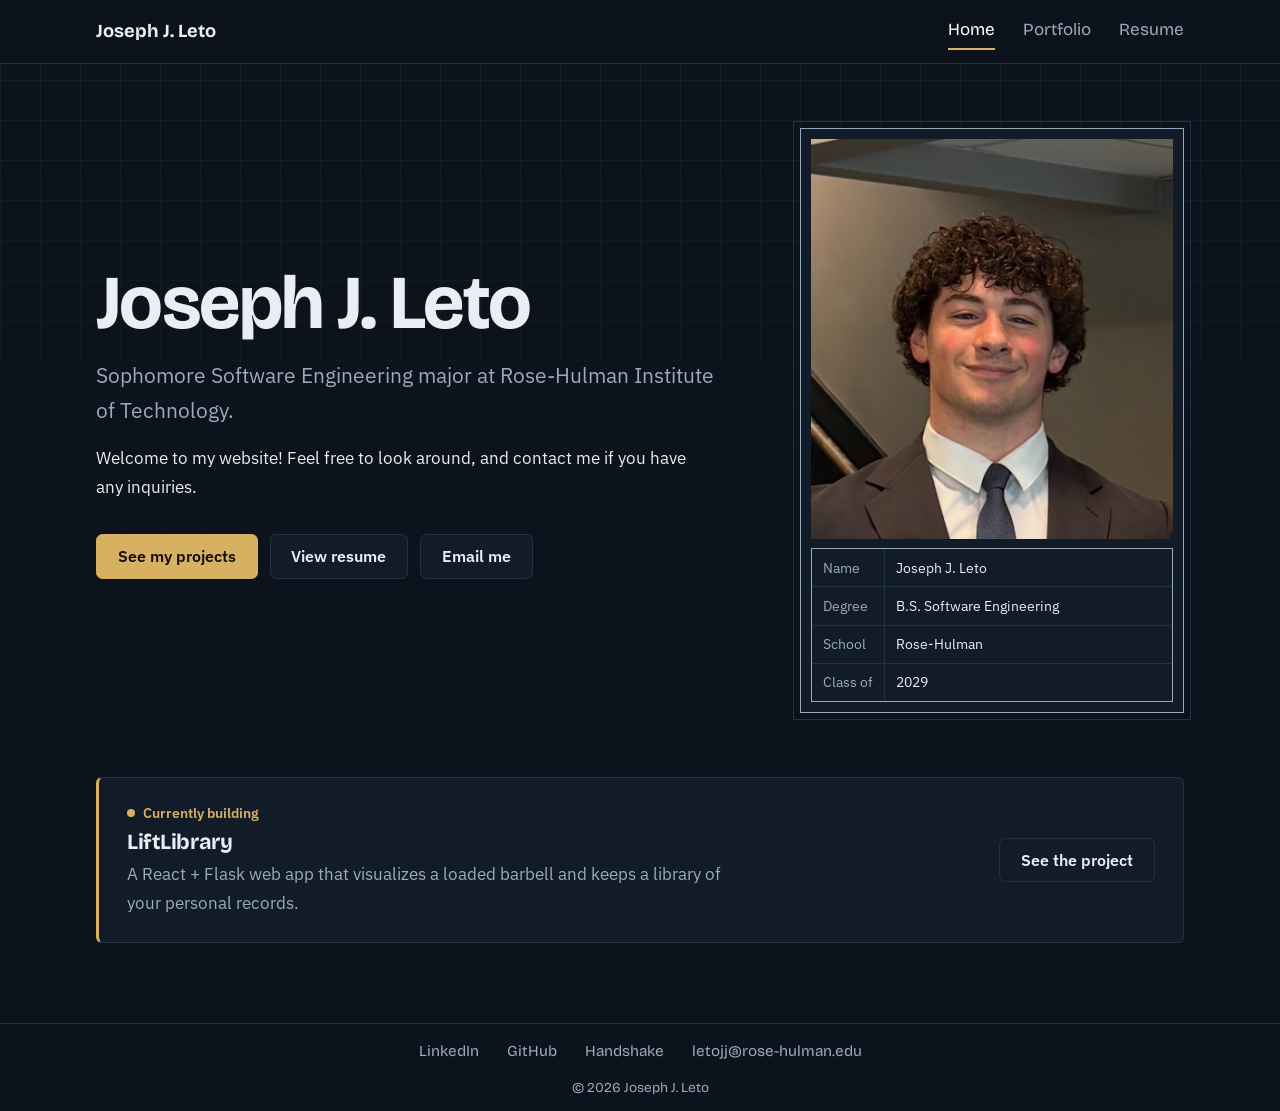
<file: index.html>
<!DOCTYPE html>
<!-- some code was created with assistance from Claude LLM -->
<html lang="en">
  <head>
    <title>Joseph J. Leto - Home</title>
    <meta name="description" content="Portfolio of Joseph J. Leto, a Software Engineering student at Rose-Hulman Institute of Technology.">
    <meta charset="utf-8">
    <meta name="viewport" content="width=device-width, initial-scale=1">
    <meta name="theme-color" content="#0c131c">
    <link rel="icon" href="data:image/svg+xml,%3Csvg xmlns='http://www.w3.org/2000/svg' viewBox='0 0 100 100'%3E%3Crect width='100' height='100' rx='20' fill='%230c131c'/%3E%3Ctext x='50' y='67' font-size='52' font-weight='700' text-anchor='middle' fill='%23d8b062' font-family='sans-serif'%3EJL%3C/text%3E%3C/svg%3E">
    <link rel="preconnect" href="https://fonts.googleapis.com">
    <link rel="preconnect" href="https://fonts.gstatic.com" crossorigin>
    <link href="https://fonts.googleapis.com/css2?family=Bricolage+Grotesque:opsz,wght@12..96,500..800&family=IBM+Plex+Sans:wght@400;600&display=swap" rel="stylesheet">
    <link rel="stylesheet" href="styles.css">
  </head>
  <body>
    <a class="skip" href="#main">Skip to content</a>
    <nav id="ribbon" class="strip" aria-label="Main"></nav>
    <main id="main">
      <div class="hero">
        <div>
          <h1>Joseph J. Leto</h1>
          <p class="lead">Sophomore Software Engineering major at Rose-Hulman Institute of Technology.</p>
          <p>Welcome to my website! Feel free to look around, and contact me if you have any inquiries.</p>
          <div class="actions">
            <a class="btn primary" href="portfolio.html">See my projects</a>
            <a class="btn" href="resume.html">View resume</a>
            <a class="btn" href="mailto:letojj@rose-hulman.edu">Email me</a>
          </div>
        </div>
        <figure class="sheet">
          <img src="portrait.png" width="400" height="400" fetchpriority="high" alt="Joseph J. Leto professional portrait">
          <dl>
            <dt>Name</dt><dd>Joseph J. Leto</dd>
            <dt>Degree</dt><dd>B.S. Software Engineering</dd>
            <dt>School</dt><dd>Rose-Hulman</dd>
            <dt>Class of</dt><dd>2029</dd>
          </dl>
        </figure>
      </div>
      <aside class="now" aria-labelledby="now-title">
        <div>
          <p class="status"><span class="dot" aria-hidden="true"></span>Currently building</p>
          <h2 id="now-title">LiftLibrary</h2>
          <p class="muted">A React + Flask web app that visualizes a loaded barbell and keeps a library of your personal records.</p>
        </div>
        <a class="btn" href="portfolio.html#liftlibrary">See the project</a>
      </aside>
    </main>
    <footer id="footer" class="strip"></footer>
    <script src="script.js"></script>
  </body>
</html>
</file>
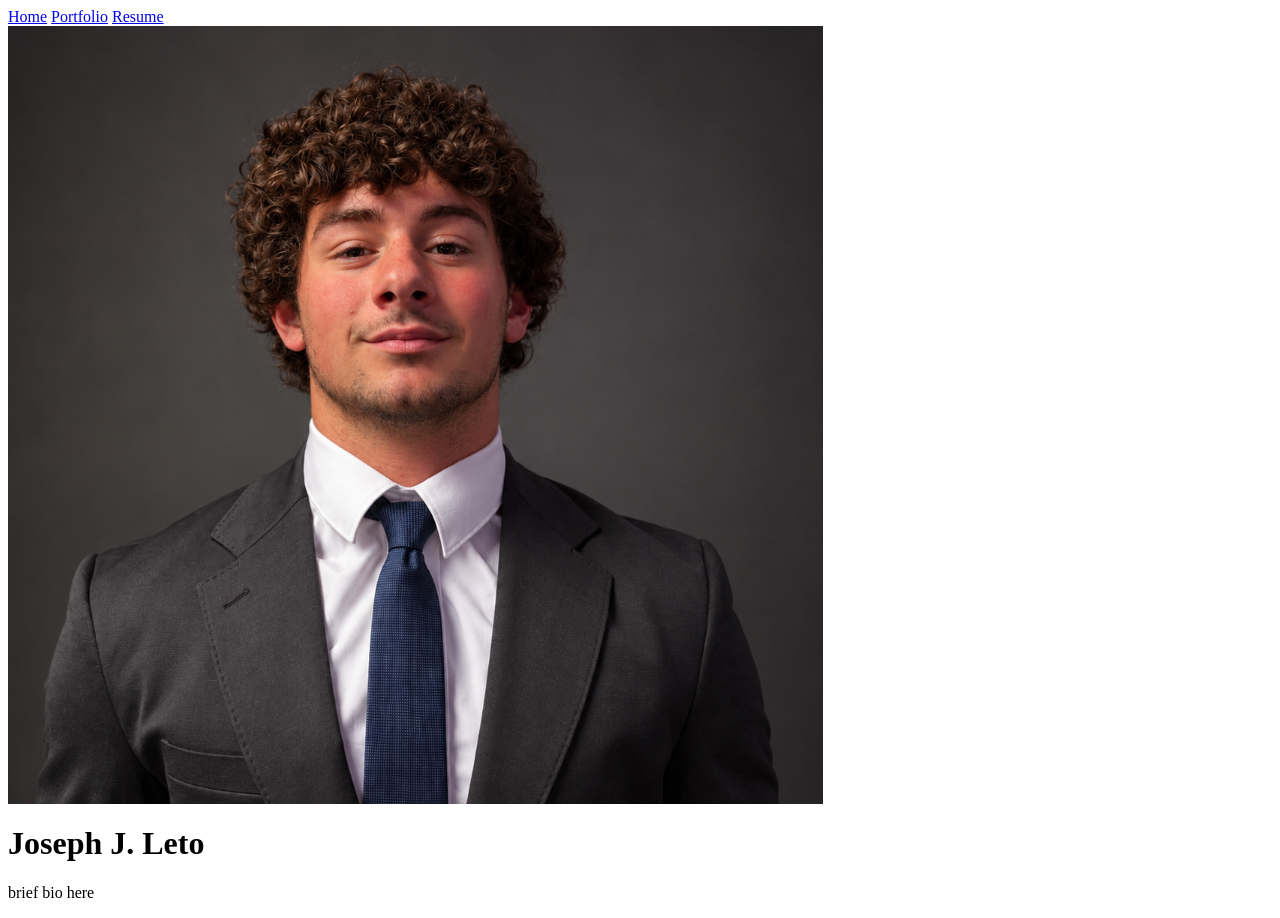
<file: public/index.html>
<html>
  <head>
    <title>Joseph J. Leto - Home</title>
  </head>
  <body>
    <div>
      <a href="index.html">Home</a>
      <a href="portfolio.html">Portfolio</a>
      <a href="resume.html">Resume</a>
    </div>
    <div>
      <img src="portrait.png" alt="Joseph J. Leto Professional Portrait">
      <h1>Joseph J. Leto</h1>
      <p>brief bio here</p>
    </div>
  </body>
</html>
</file>
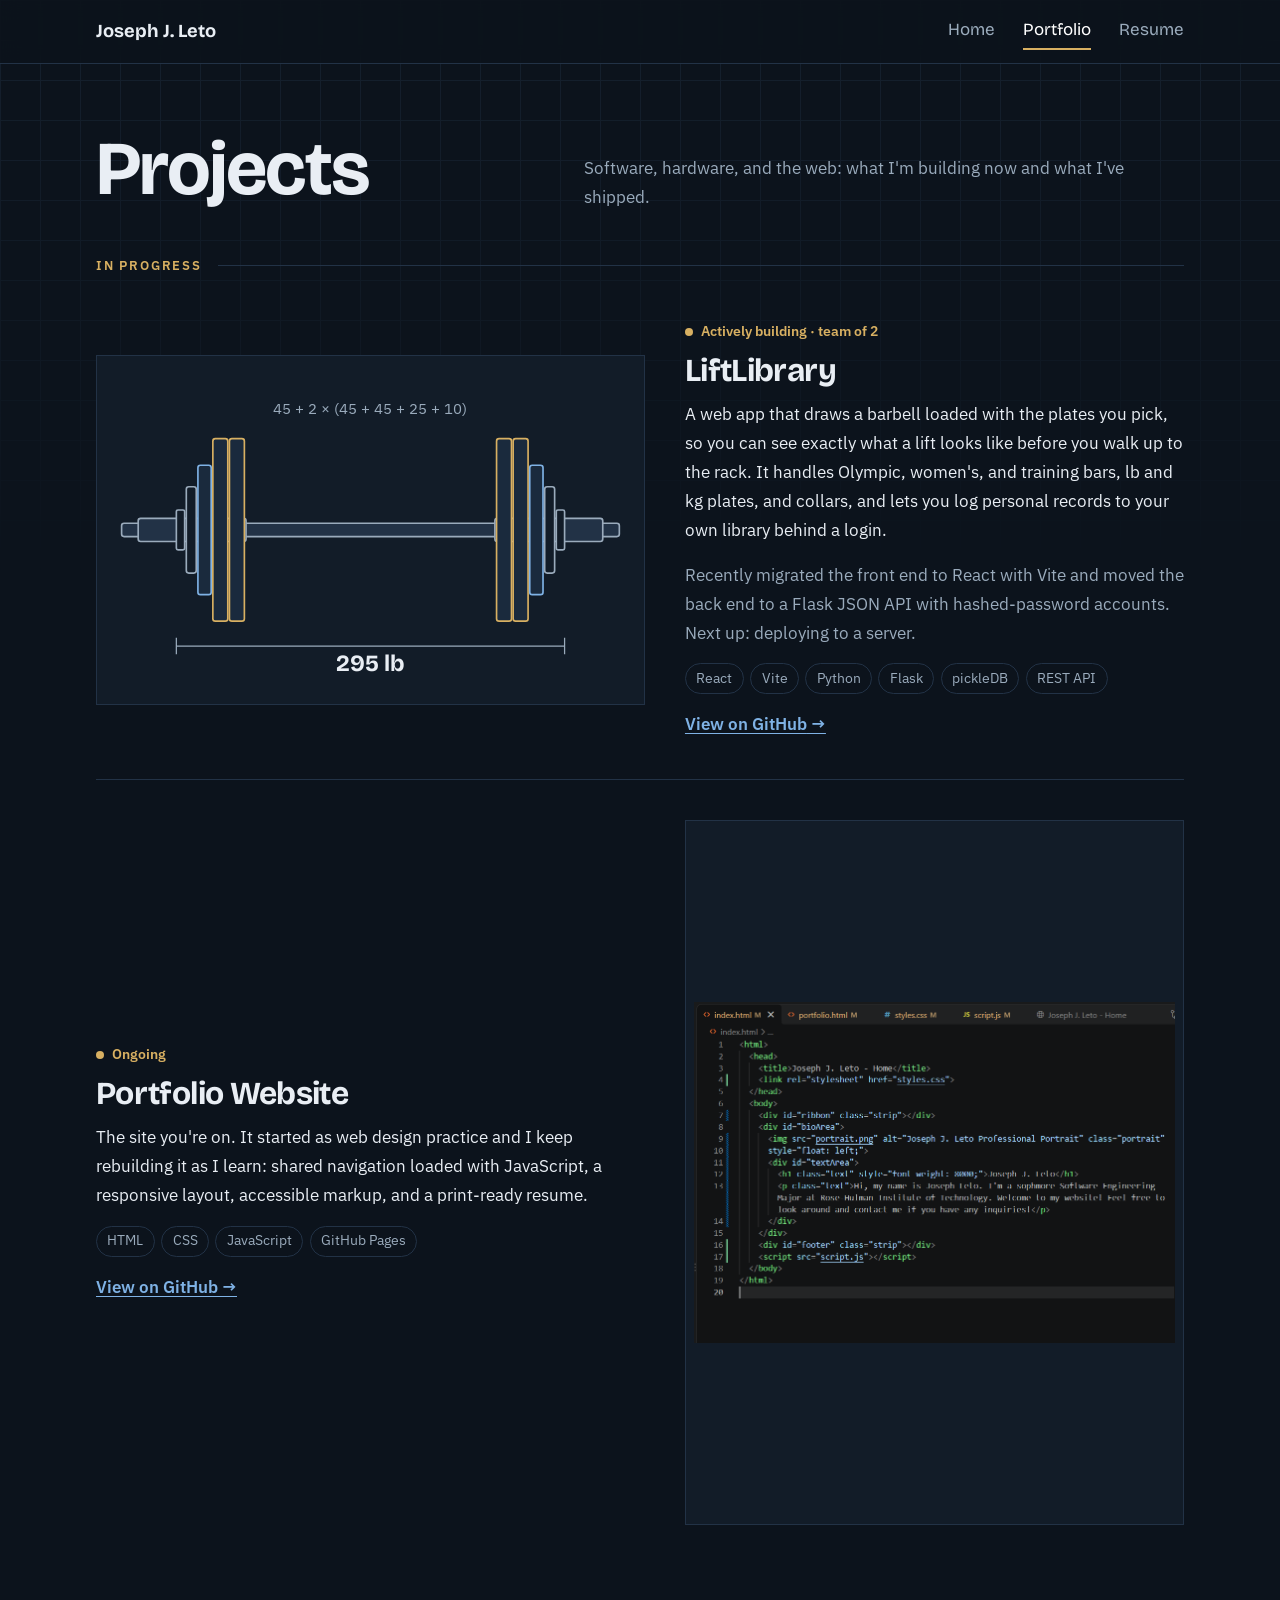
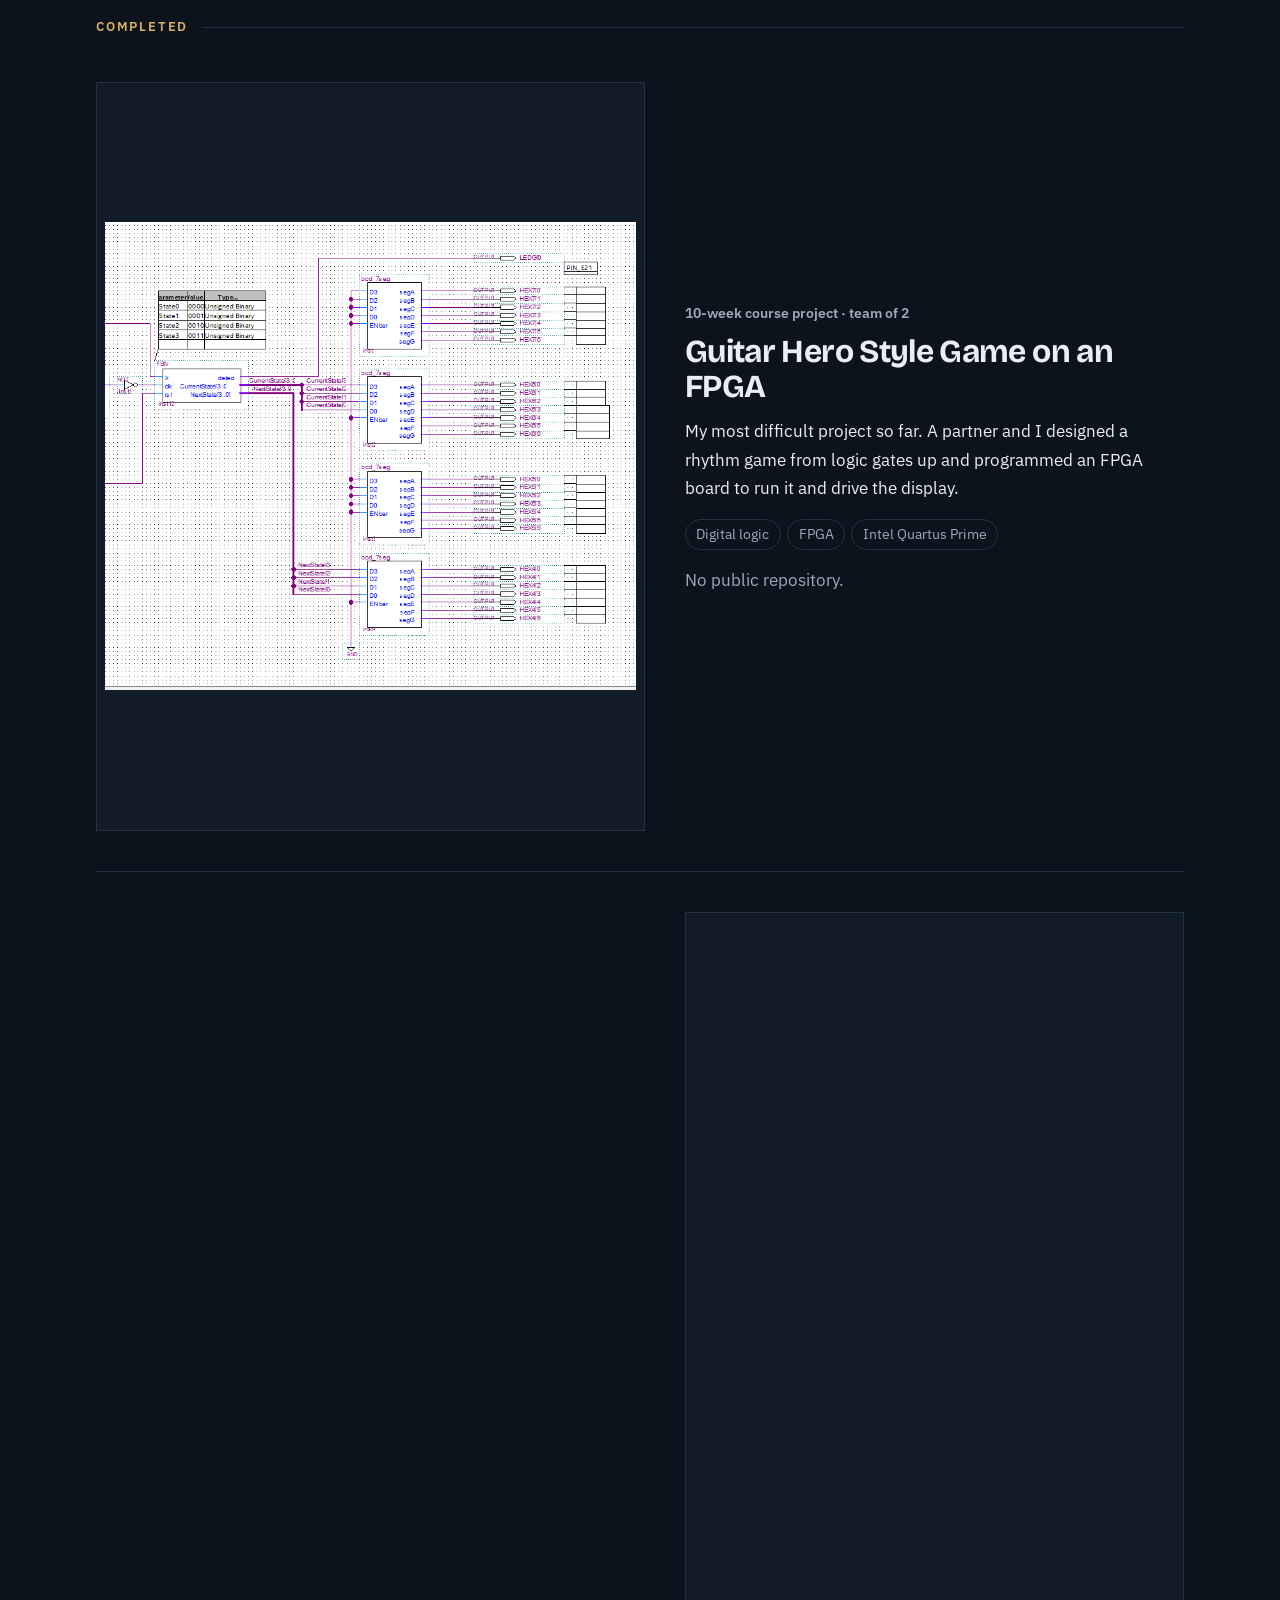
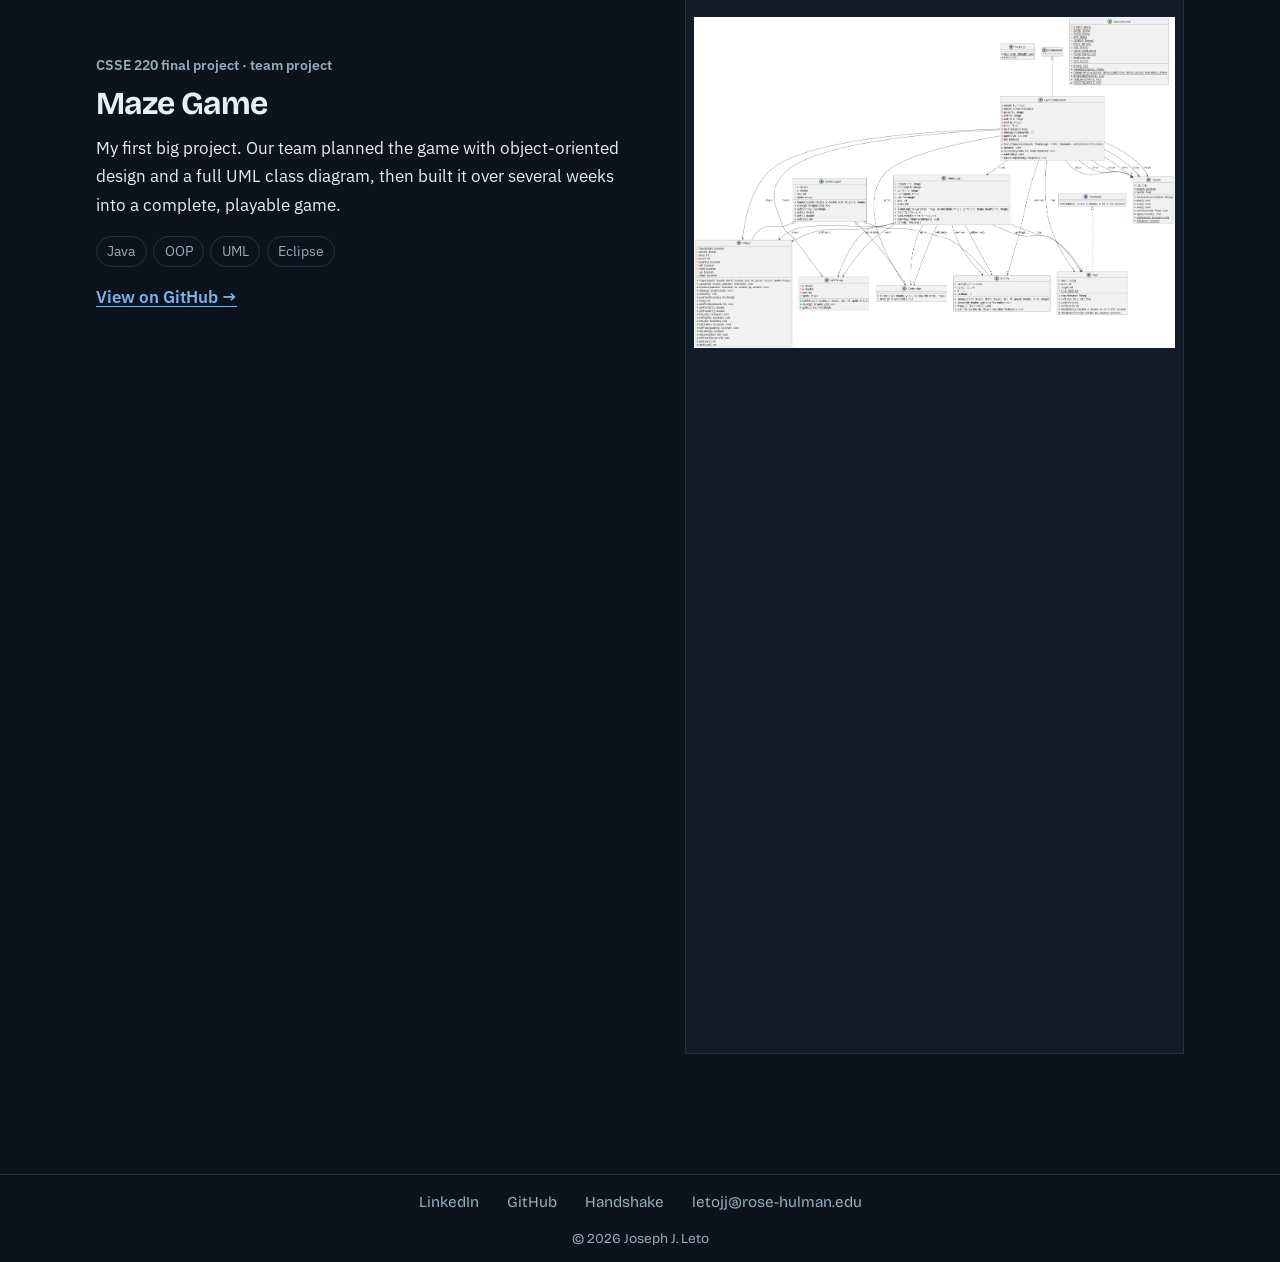
<file: portfolio.html>
<!DOCTYPE html>
<!-- some code was created with assistance from Claude LLM -->
<html lang="en">
  <head>
    <title>Joseph J. Leto - Portfolio</title>
    <meta name="description" content="Projects by Joseph J. Leto, from Java games and FPGA hardware to full-stack web apps.">
    <meta charset="utf-8">
    <meta name="viewport" content="width=device-width, initial-scale=1">
    <meta name="theme-color" content="#0c131c">
    <link rel="icon" href="data:image/svg+xml,%3Csvg xmlns='http://www.w3.org/2000/svg' viewBox='0 0 100 100'%3E%3Crect width='100' height='100' rx='20' fill='%230c131c'/%3E%3Ctext x='50' y='67' font-size='52' font-weight='700' text-anchor='middle' fill='%23d8b062' font-family='sans-serif'%3EJL%3C/text%3E%3C/svg%3E">
    <link rel="preconnect" href="https://fonts.googleapis.com">
    <link rel="preconnect" href="https://fonts.gstatic.com" crossorigin>
    <link href="https://fonts.googleapis.com/css2?family=Bricolage+Grotesque:opsz,wght@12..96,500..800&family=IBM+Plex+Sans:wght@400;600&display=swap" rel="stylesheet">
    <link rel="stylesheet" href="styles.css">
  </head>
  <body>
    <a class="skip" href="#main">Skip to content</a>
    <nav id="ribbon" class="strip" aria-label="Main"></nav>
    <main id="main">
      <div class="page-head">
        <h1>Projects</h1>
        <p class="muted">Software, hardware, and the web: what I'm building now and what I've shipped.</p>
      </div>

      <section aria-labelledby="now-heading">
        <h2 class="label" id="now-heading">In progress</h2>

        <article class="project" id="liftlibrary">
          <figure class="plate">
            <!-- Drawing of a loaded barbell, in the style of the app's own visualizer -->
            <svg class="barbell" viewBox="0 0 640 400" role="img" aria-labelledby="bb-title">
              <title id="bb-title">Drawing of an Olympic barbell loaded to 295 lb: two 45s, a 25, and a 10 on each side</title>
              <g class="bb-bar">
                <rect x="20" y="192" width="600" height="16" rx="3"/>
                <rect x="40" y="186" width="130" height="28" rx="3"/>
                <rect x="470" y="186" width="130" height="28" rx="3"/>
              </g>
              <g class="bb-45"><rect x="150" y="90" width="18" height="220" rx="3"/><rect x="130" y="90" width="18" height="220" rx="3"/><rect x="472" y="90" width="18" height="220" rx="3"/><rect x="492" y="90" width="18" height="220" rx="3"/></g>
              <g class="bb-25"><rect x="112" y="122" width="16" height="156" rx="3"/><rect x="512" y="122" width="16" height="156" rx="3"/></g>
              <g class="bb-10"><rect x="98" y="148" width="12" height="104" rx="3"/><rect x="530" y="148" width="12" height="104" rx="3"/></g>
              <g class="bb-collar"><rect x="86" y="176" width="10" height="48" rx="2"/><rect x="544" y="176" width="10" height="48" rx="2"/></g>
              <g class="bb-dim">
                <path d="M86 340H554M86 330v20M554 330v20"/>
                <text x="320" y="370">295 lb</text>
                <text x="320" y="60" class="bb-note">45 + 2 × (45 + 45 + 25 + 10)</text>
              </g>
            </svg>
          </figure>
          <div>
            <p class="status"><span class="dot" aria-hidden="true"></span>Actively building · team of 2</p>
            <h3>LiftLibrary</h3>
            <p>A web app that draws a barbell loaded with the plates you pick, so you can see exactly what a lift looks like before you walk up to the rack. It handles Olympic, women's, and training bars, lb and kg plates, and collars, and lets you log personal records to your own library behind a login.</p>
            <p class="muted">Recently migrated the front end to React with Vite and moved the back end to a Flask JSON API with hashed-password accounts. Next up: deploying to a server.</p>
            <ul class="tags"><li>React</li><li>Vite</li><li>Python</li><li>Flask</li><li>pickleDB</li><li>REST API</li></ul>
            <a class="more" href="https://github.com/rhit-letojj/LiftLibrary" target="_blank" rel="noopener">View on GitHub</a>
          </div>
        </article>

        <article class="project" id="website">
          <figure class="plate">
            <img src="websiteCode.png" width="968" height="687" loading="lazy" alt="HTML code of this website's home page">
          </figure>
          <div>
            <p class="status"><span class="dot" aria-hidden="true"></span>Ongoing</p>
            <h3>Portfolio Website</h3>
            <p>The site you're on. It started as web design practice and I keep rebuilding it as I learn: shared navigation loaded with JavaScript, a responsive layout, accessible markup, and a print-ready resume.</p>
            <ul class="tags"><li>HTML</li><li>CSS</li><li>JavaScript</li><li>GitHub Pages</li></ul>
            <a class="more" href="https://github.com/rhit-letojj/rhit-letojj.github.io" target="_blank" rel="noopener">View on GitHub</a>
          </div>
        </article>
      </section>

      <section aria-labelledby="done-heading">
        <h2 class="label" id="done-heading">Completed</h2>

        <article class="project" id="guitar-hero">
          <figure class="plate">
            <img src="schmatic.png" width="830" height="731" loading="lazy" alt="Part of the logic schematic for the FPGA rhythm game">
          </figure>
          <div>
            <p class="status done">10-week course project · team of 2</p>
            <h3>Guitar Hero Style Game on an FPGA</h3>
            <p>My most difficult project so far. A partner and I designed a rhythm game from logic gates up and programmed an FPGA board to run it and drive the display.</p>
            <ul class="tags"><li>Digital logic</li><li>FPGA</li><li>Intel Quartus Prime</li></ul>
            <p class="muted">No public repository.</p>
          </div>
        </article>

        <article class="project" id="maze-game">
          <figure class="plate">
            <img src="FinalUML.png" width="2502" height="1724" loading="lazy" alt="UML class diagram for the maze game">
          </figure>
          <div>
            <p class="status done">CSSE 220 final project · team project</p>
            <h3>Maze Game</h3>
            <p>My first big project. Our team planned the game with object-oriented design and a full UML class diagram, then built it over several weeks into a complete, playable game.</p>
            <ul class="tags"><li>Java</li><li>OOP</li><li>UML</li><li>Eclipse</li></ul>
            <a class="more" href="https://github.com/rhit-letojj/csse220-final-team-clj" target="_blank" rel="noopener">View on GitHub</a>
          </div>
        </article>
      </section>
    </main>
    <footer id="footer" class="strip"></footer>
    <script src="script.js"></script>
  </body>
</html>
</file>
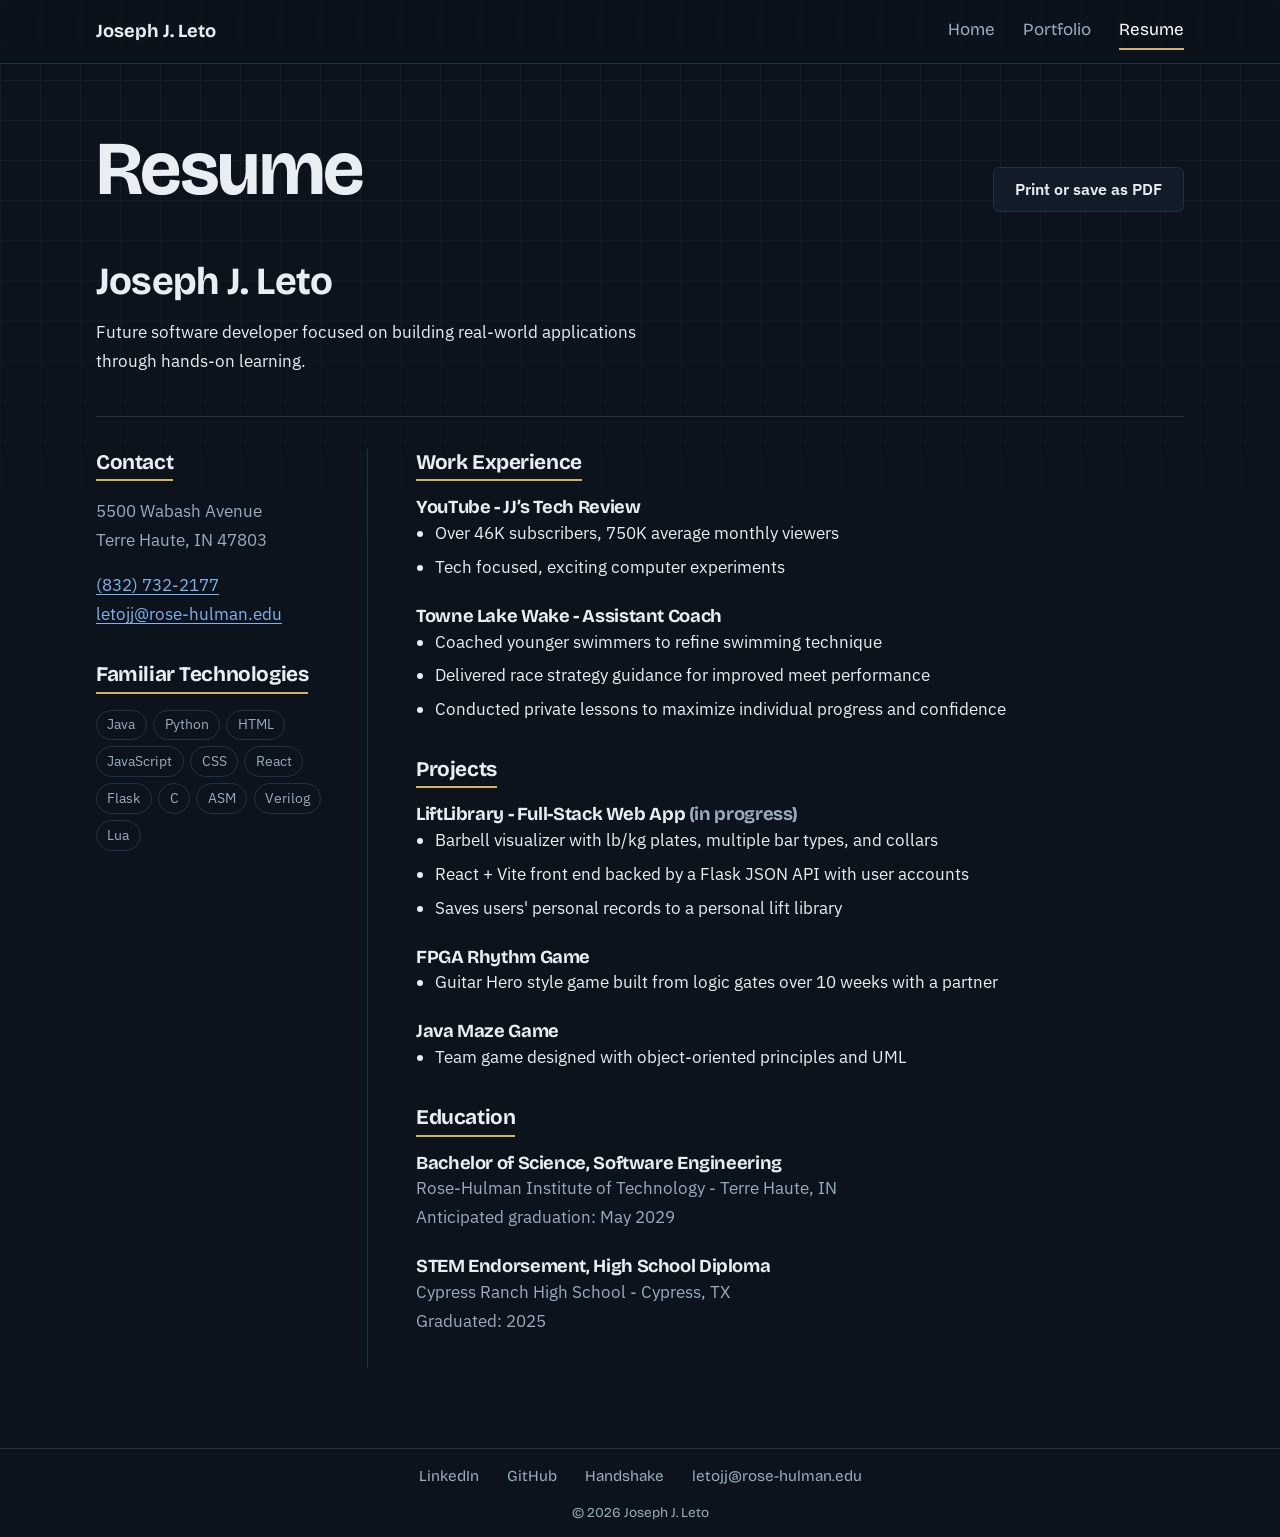
<file: resume.html>
<!DOCTYPE html>
<!-- some code was created with assistance from Claude LLM -->
<html lang="en">
  <head>
    <title>Joseph J. Leto - Resume</title>
    <meta name="description" content="Resume of Joseph J. Leto: skills, experience, and education.">
    <meta charset="utf-8">
    <meta name="viewport" content="width=device-width, initial-scale=1">
    <meta name="theme-color" content="#0c131c">
    <link rel="icon" href="data:image/svg+xml,%3Csvg xmlns='http://www.w3.org/2000/svg' viewBox='0 0 100 100'%3E%3Crect width='100' height='100' rx='20' fill='%230c131c'/%3E%3Ctext x='50' y='67' font-size='52' font-weight='700' text-anchor='middle' fill='%23d8b062' font-family='sans-serif'%3EJL%3C/text%3E%3C/svg%3E">
    <link rel="preconnect" href="https://fonts.googleapis.com">
    <link rel="preconnect" href="https://fonts.gstatic.com" crossorigin>
    <link href="https://fonts.googleapis.com/css2?family=Bricolage+Grotesque:opsz,wght@12..96,500..800&family=IBM+Plex+Sans:wght@400;600&display=swap" rel="stylesheet">
    <link rel="stylesheet" href="styles.css">
  </head>
  <body>
    <a class="skip" href="#main">Skip to content</a>
    <nav id="ribbon" class="strip" aria-label="Main"></nav>
    <main id="main">
      <div class="page-head">
        <h1>Resume</h1>
        <button type="button" class="btn no-print" onclick="window.print()">Print or save as PDF</button>
      </div>
      <article class="resume">
        <header>
          <h2 class="name">Joseph J. Leto</h2>
          <p>Future software developer focused on building real-world applications through hands-on learning.</p>
        </header>
        <aside>
          <section>
            <h2>Contact</h2>
            <address class="muted">5500 Wabash Avenue<br>Terre Haute, IN 47803</address>
            <p><a href="tel:+18327322177">(832) 732-2177</a><br><a href="mailto:letojj@rose-hulman.edu">letojj@rose-hulman.edu</a></p>
          </section>
          <section>
            <h2>Familiar Technologies</h2>
            <ul class="tags"><li>Java</li><li>Python</li><li>HTML</li><li>JavaScript</li><li>CSS</li><li>React</li><li>Flask</li><li>C</li><li>ASM</li><li>Verilog</li><li>Lua</li></ul>
          </section>
        </aside>
        <div>
          <section>
            <h2>Work Experience</h2>
            <div class="role">
              <h3>YouTube - JJ’s Tech Review</h3>
              <ul>
                <li>Over 46K subscribers, 750K average monthly viewers</li>
                <li>Tech focused, exciting computer experiments</li>
              </ul>
            </div>
            <div class="role">
              <h3>Towne Lake Wake - Assistant Coach</h3>
              <ul>
                <li>Coached younger swimmers to refine swimming technique</li>
                <li>Delivered race strategy guidance for improved meet performance</li>
                <li>Conducted private lessons to maximize individual progress and confidence</li>
              </ul>
            </div>
          </section>
          <section>
            <h2>Projects</h2>
            <div class="role">
              <h3>LiftLibrary - Full-Stack Web App <span class="muted">(in progress)</span></h3>
              <ul>
                <li>Barbell visualizer with lb/kg plates, multiple bar types, and collars</li>
                <li>React + Vite front end backed by a Flask JSON API with user accounts</li>
                <li>Saves users' personal records to a personal lift library</li>
              </ul>
            </div>
            <div class="role">
              <h3>FPGA Rhythm Game</h3>
              <ul>
                <li>Guitar Hero style game built from logic gates over 10 weeks with a partner</li>
              </ul>
            </div>
            <div class="role">
              <h3>Java Maze Game</h3>
              <ul>
                <li>Team game designed with object-oriented principles and UML</li>
              </ul>
            </div>
          </section>
          <section>
            <h2>Education</h2>
            <div class="role">
              <h3>Bachelor of Science, Software Engineering</h3>
              <p class="muted">Rose-Hulman Institute of Technology - Terre Haute, IN<br>Anticipated graduation: May 2029</p>
            </div>
            <div class="role">
              <h3>STEM Endorsement, High School Diploma</h3>
              <p class="muted">Cypress Ranch High School - Cypress, TX<br>Graduated: 2025</p>
            </div>
          </section>
        </div>
      </article>
    </main>
    <footer id="footer" class="strip"></footer>
    <script src="script.js"></script>
  </body>
</html>
</file>
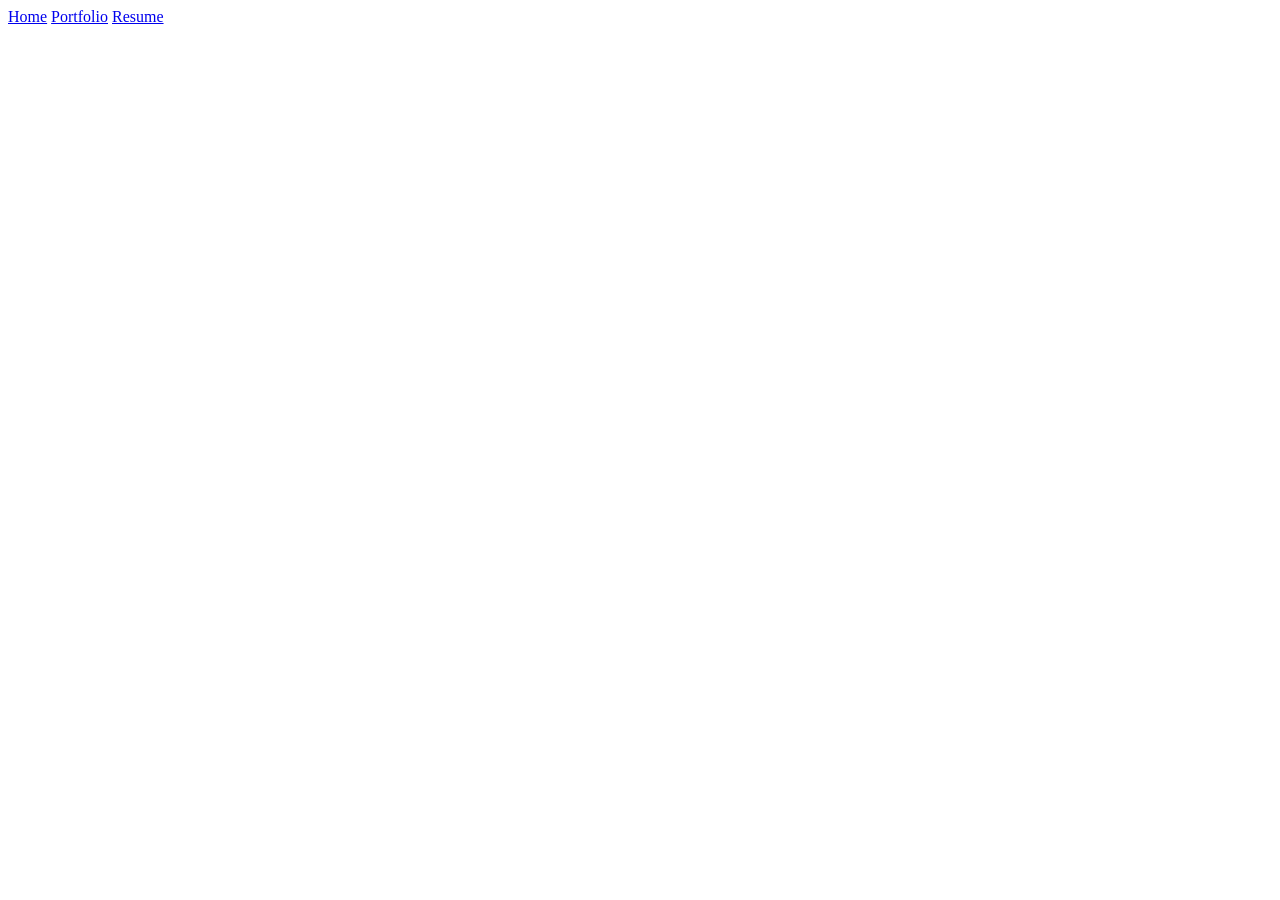
<file: public/portfolio.html>
<html>
    <head>
        <title>Joseph J. Leto - Portfolio</title>
    </head>
    <body>
        <div>
            <a href="index.html">Home</a>
            <a href="portfolio.html">Portfolio</a>
            <a href="resume.html">Resume</a>
        </div>
    </body>
</html>
</file>
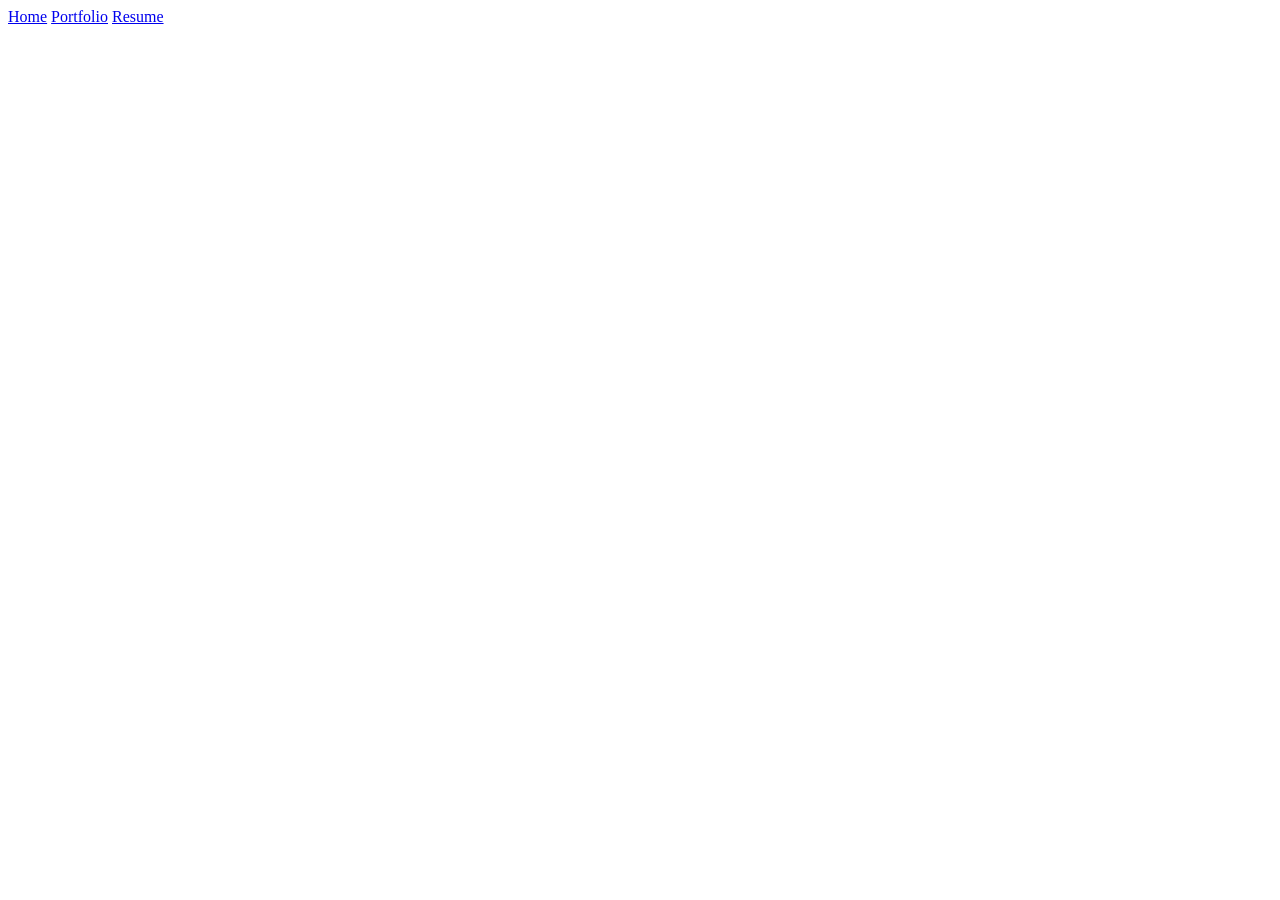
<file: public/resume.html>
<html>
    <head>
        <title>Joseph J. Leto - Resume</title>
    </head>
    <body>
        <div>
            <a href="index.html">Home</a>
            <a href="portfolio.html">Portfolio</a>
            <a href="resume.html">Resume</a>
        </div>
    </body>
</html>
</file>
<file: styles.css>
/* Some code made with assistance from Claude LLM */
:root{color-scheme:dark;--bg:#0c131c;--panel:#121c28;--line:#223246;--text:#e9eef4;--muted:#9aabbc;--link:#7fb2e5;--gold:#d8b062;--head:"Bricolage Grotesque",system-ui,sans-serif;--body:"IBM Plex Sans",system-ui,sans-serif;--w:68rem}
*,*::before,*::after{box-sizing:border-box}
body{position:relative;margin:0;min-height:100vh;display:flex;flex-direction:column;background:var(--bg);color:var(--text);font:400 1.0625rem/1.7 var(--body)}
/* faint drafting-grid behind the top of every page */
body::before{content:"";position:absolute;inset:0 0 auto;height:36rem;z-index:-1;opacity:.45;background:linear-gradient(var(--line) 1px,transparent 1px) 0 0/2.5rem 2.5rem,linear-gradient(90deg,var(--line) 1px,transparent 1px) 0 0/2.5rem 2.5rem;-webkit-mask:linear-gradient(#000,transparent);mask:linear-gradient(#000,transparent)}
main{flex:1;width:min(var(--w),100% - 2.5rem);margin:0 auto;padding:4rem 0 5rem}
h1,h2,h3{font-family:var(--head);line-height:1.1;margin:0 0 .75rem;letter-spacing:-.02em}
h1{font-size:clamp(2.6rem,7vw,4.75rem);font-weight:700}h2{font-size:1.6rem}h3{font-size:1.15rem}
p{margin:0 0 1rem;max-width:60ch}
a{color:var(--link);text-underline-offset:.2em}a:hover{color:#fff}
:focus-visible{outline:3px solid var(--gold);outline-offset:3px;border-radius:3px}
.muted{color:var(--muted)}
.skip{position:absolute;left:1rem;top:-4rem;z-index:20;padding:.5rem 1rem;background:var(--gold);color:#14110a;border-radius:.4rem}.skip:focus{top:1rem}

/* Navigation and footer */
.strip{display:flex;flex-wrap:wrap;align-items:center;gap:.4rem 1.75rem;min-height:4rem;padding:.75rem max(1.25rem,(100% - var(--w))/2);font-family:var(--head)}
#ribbon{position:sticky;top:0;z-index:10;background:rgba(12,19,28,.85);-webkit-backdrop-filter:blur(10px);backdrop-filter:blur(10px);border-bottom:1px solid var(--line)}
.strip a{color:var(--muted);text-decoration:none;padding:.2rem 0;border-bottom:2px solid transparent;transition:color .2s,border-color .2s}
.strip a:hover{color:#fff;border-bottom-color:var(--muted)}
.strip a[aria-current=page]{color:#fff;border-bottom-color:var(--gold)}
#ribbon .brand{margin-right:auto;color:var(--text);font-size:1.15rem;font-weight:700;border:0}
#footer{justify-content:center;border-top:1px solid var(--line);font-size:.95rem}
#footer .copy{flex-basis:100%;max-width:none;margin:0;text-align:center;color:var(--muted);font-size:.85rem}

/* Buttons */
.actions{display:flex;flex-wrap:wrap;gap:.75rem;margin-top:2rem}
.btn{display:inline-block;padding:.7rem 1.3rem;border:1px solid var(--line);border-radius:.4rem;background:var(--panel);color:var(--text);font:600 1rem var(--body);text-decoration:none;cursor:pointer;transition:border-color .2s,background .2s}
.btn:hover{border-color:var(--gold);color:#fff}
.btn.primary{background:var(--gold);border-color:var(--gold);color:#14110a}.btn.primary:hover{background:#e8c882;color:#14110a}

/* Home: portrait set like an engineering drawing sheet with a title block */
.hero{display:grid;grid-template-columns:1fr minmax(18rem,24rem);gap:4rem;align-items:center;min-height:55vh}
.lead{font-size:1.3rem;color:var(--muted)}
.sheet{margin:0;padding:.6rem;background:var(--panel);border:1px solid var(--muted);outline:1px solid var(--line);outline-offset:.4rem}
.sheet img{display:block;width:100%;aspect-ratio:1;object-fit:cover}
.sheet dl{display:grid;grid-template-columns:auto 1fr;margin:.6rem 0 0;border:1px solid var(--muted);font-size:.9rem}
.sheet dt,.sheet dd{margin:0;padding:.4rem .7rem;border-top:1px solid var(--line)}
.sheet dt{color:var(--muted);border-right:1px solid var(--line)}
.sheet dt:first-of-type,.sheet dt:first-of-type+dd{border-top:0}

/* Projects */
.page-head{display:flex;flex-wrap:wrap;align-items:flex-end;justify-content:space-between;gap:1rem 3rem;margin-bottom:3rem}
.page-head h1{margin:0}.page-head p{margin:0}
.project{display:grid;grid-template-columns:minmax(0,1.1fr) minmax(0,1fr);gap:2.5rem;align-items:center;padding:2.5rem 0;border-top:1px solid var(--line)}
.project:nth-of-type(even) .plate{order:2}
.plate{margin:0;padding:.5rem;background:var(--panel);border:1px solid var(--line)}
.plate img{display:block;width:100%;aspect-ratio:16/10;object-fit:contain}
.tags{display:flex;flex-wrap:wrap;gap:.4rem;margin:0 0 1rem;padding:0;list-style:none}
.tags li{padding:.15rem .65rem;border:1px solid var(--line);border-radius:999px;color:var(--muted);font-size:.875rem}
.project:first-of-type{border-top:0}
.label{display:flex;align-items:center;gap:1rem;margin:3.5rem 0 .5rem;color:var(--gold);font:600 .8rem/1 var(--body);letter-spacing:.14em;text-transform:uppercase}
section:first-of-type>.label{margin-top:0}
.label::after{content:"";flex:1;height:1px;background:var(--line)}
.project h3{font-size:clamp(1.5rem,3vw,2rem)}
.status{display:flex;align-items:center;gap:.5rem;margin-bottom:.6rem;color:var(--gold);font-size:.85rem;font-weight:600}
.status.done{color:var(--muted)}
.dot{width:.5rem;height:.5rem;border-radius:50%;background:var(--gold);box-shadow:0 0 0 0 rgba(216,176,98,.6)}
@media (prefers-reduced-motion:no-preference){.dot{animation:pulse 2.4s infinite}@keyframes pulse{70%{box-shadow:0 0 0 .45rem rgba(216,176,98,0)}100%{box-shadow:0 0 0 0 rgba(216,176,98,0)}}}
.more{font-weight:600}.more::after{content:" \2192"}
.plate{transition:border-color .25s}.project:hover .plate{border-color:var(--muted)}
/* LiftLibrary barbell drawing */
.barbell{display:block;width:100%;height:auto;aspect-ratio:16/10}
.barbell rect{stroke-width:2}
.bb-bar rect{fill:var(--line);stroke:var(--muted)}
.bb-45 rect{fill:#1a2a3d;stroke:var(--gold)}
.bb-25 rect{fill:#1a2a3d;stroke:var(--link)}
.bb-10 rect,.bb-collar rect{fill:var(--panel);stroke:var(--muted)}
.bb-dim path{fill:none;stroke:var(--muted);stroke-width:1.5}
.bb-dim text{fill:var(--text);font:700 28px var(--head);text-anchor:middle}
.bb-dim .bb-note{fill:var(--muted);font:400 18px var(--body)}

/* Home: what I'm building right now */
.now{display:flex;flex-wrap:wrap;align-items:center;justify-content:space-between;gap:1rem 2rem;margin-top:4rem;padding:1.5rem 1.75rem;background:var(--panel);border:1px solid var(--line);border-left:3px solid var(--gold);border-radius:.4rem}
.now h2{margin:0 0 .3rem;font-size:1.35rem}.now p{margin:0}
.now .status{margin-bottom:.4rem}

/* Resume */
.resume{display:grid;grid-template-columns:17rem minmax(0,1fr);gap:0 3rem}
.resume header{grid-column:1/-1;margin-bottom:2rem;padding-bottom:1.5rem;border-bottom:1px solid var(--line)}
.resume h2{display:inline-block;padding-bottom:.3rem;margin-bottom:1rem;border-bottom:2px solid var(--gold);font-size:1.3rem}
.resume .name{display:block;padding:0;border:0;font-size:2.4rem}
.resume aside{padding-right:2rem;border-right:1px solid var(--line)}
.resume section{margin-bottom:2rem}
.resume ul{margin:0;padding-left:1.2rem}.resume li{margin-bottom:.3rem}
.resume .tags{padding:0}.resume .tags li{margin:0}
.resume address{margin-bottom:1rem;font-style:normal}
.role{margin-bottom:1.5rem}.role h3{margin-bottom:.1rem}

/* One page-load moment: the sheet settles into place */
@media (prefers-reduced-motion:no-preference){.sheet{animation:settle .9s .1s cubic-bezier(.2,.7,.2,1) both}@keyframes settle{from{opacity:0;transform:translateY(1rem) rotate(-.8deg)}}}

@media (max-width:780px){
  .hero,.project,.resume{grid-template-columns:1fr}
  .hero{gap:2.5rem;min-height:0}.sheet{max-width:22rem}
  .project:nth-of-type(even) .plate{order:0}
  .resume aside{margin-bottom:1.5rem;padding:0 0 1.5rem;border:0;border-bottom:1px solid var(--line)}
}
@media print{
  #ribbon,#footer,.skip,.no-print,body::before{display:none!important}
  body{background:#fff;color:#000}main{width:100%;padding:0}
  .resume *{color:#000!important;border-color:#999!important}
  .resume a{text-decoration:none}
}
</file>
